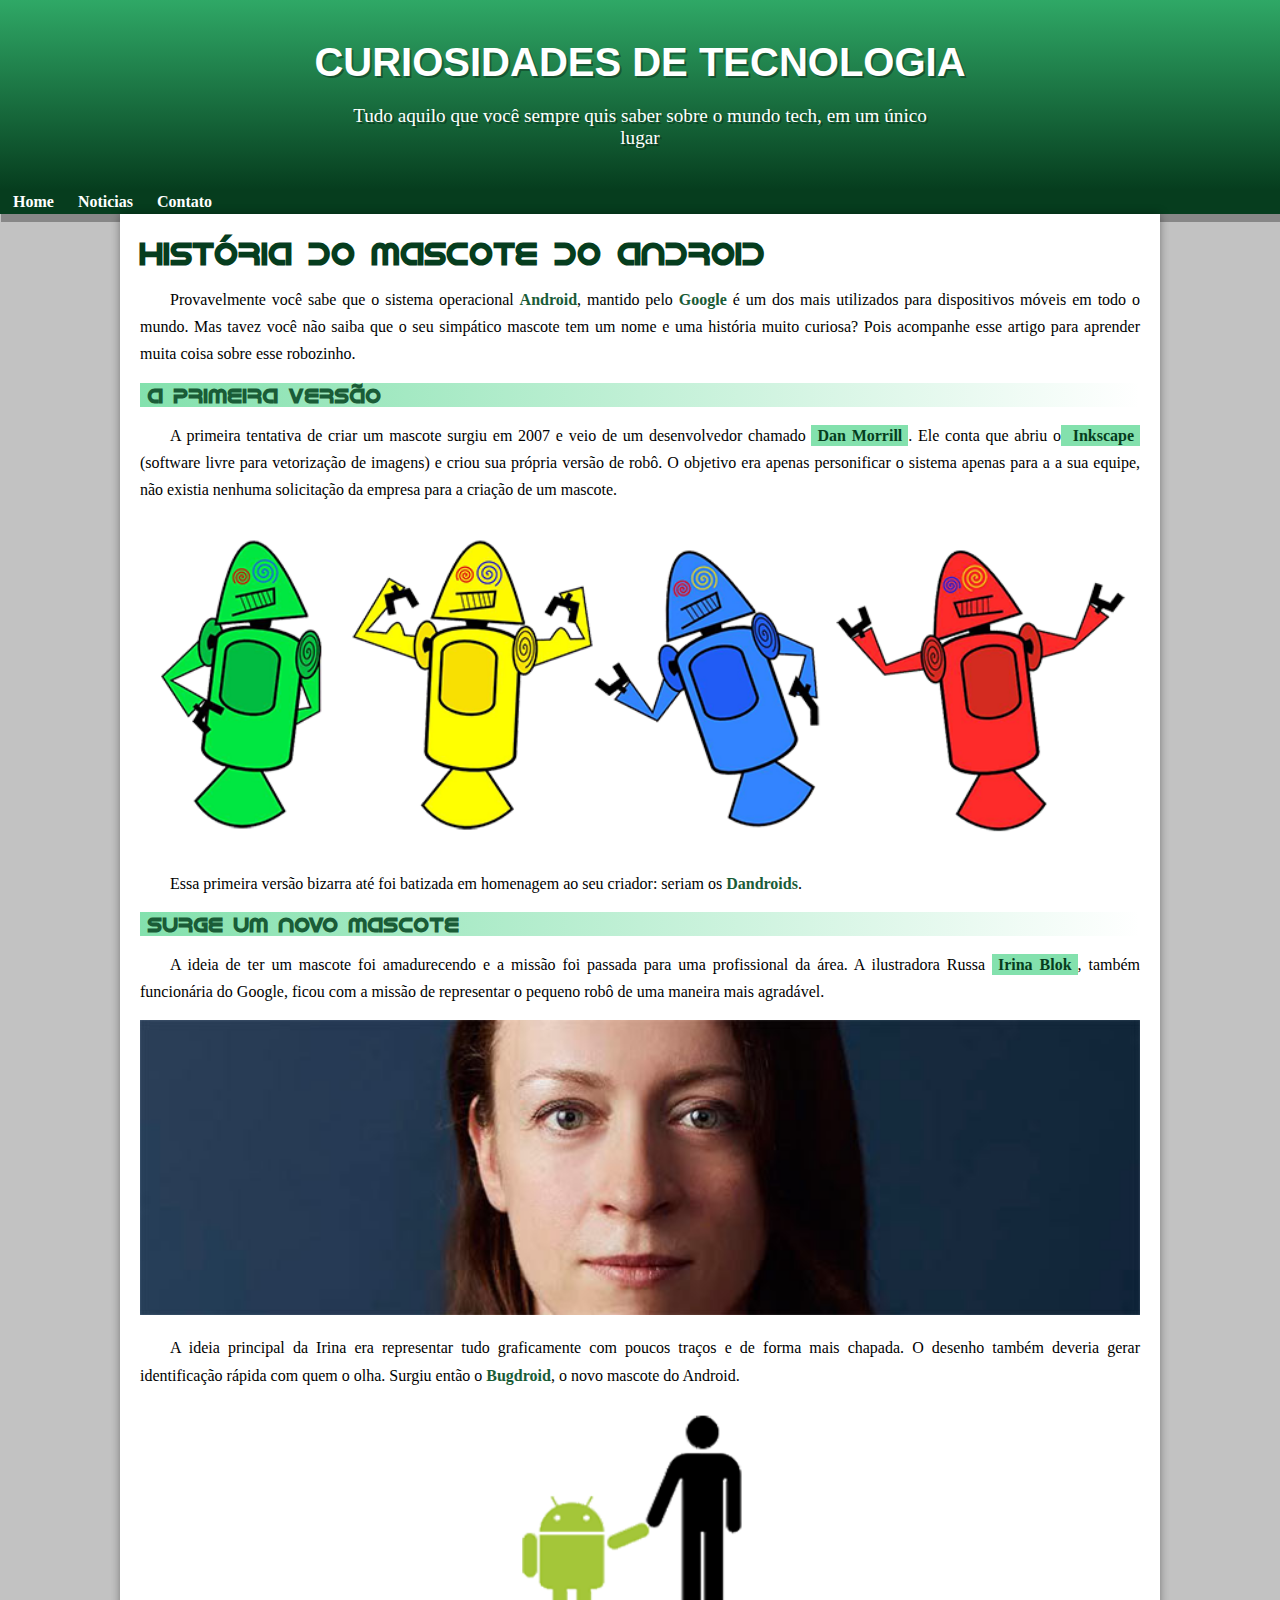
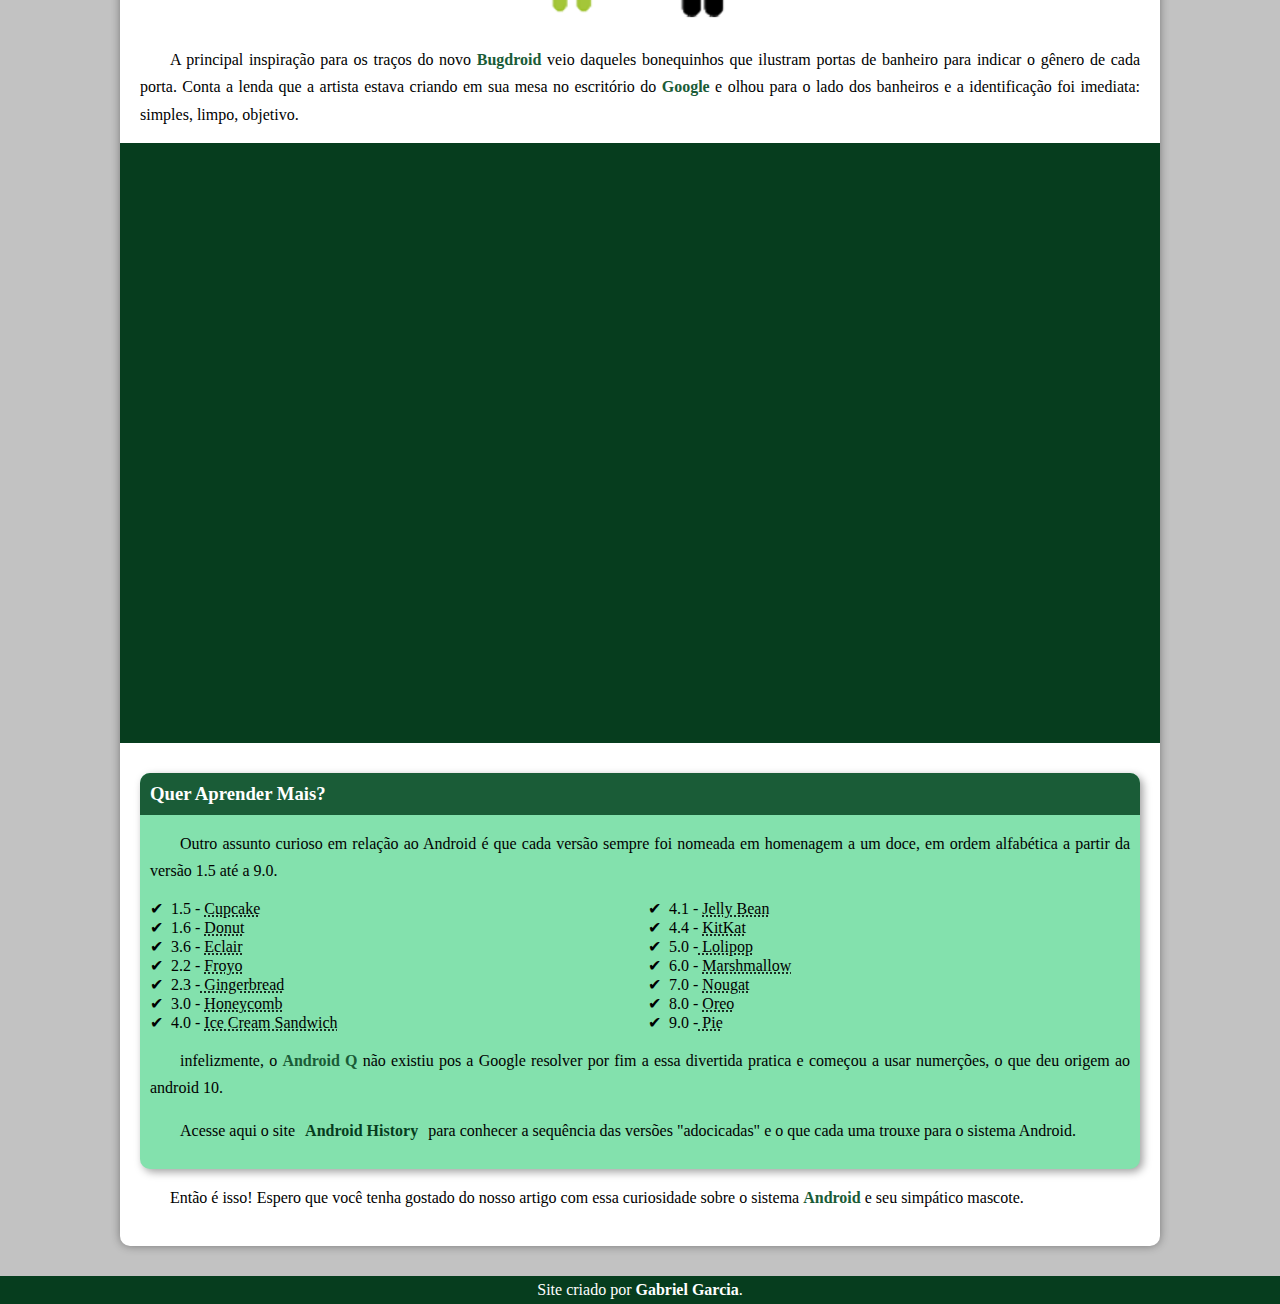
<file: Android/index.html>
<!DOCTYPE html>
<html lang="pt-br">
<head>
    <meta charset="UTF-8">
    <meta name="viewport" content="width=device-width, initial-scale=1.0">
    <title>Android</title>
    <link rel="shortcut icon" href="Imagens/favicon.ico" type="image/x-icon">
    <link rel="stylesheet" href="style.css">
</head>
<body>
    <header>
        <h1>
            CURIOSIDADES DE TECNOLOGIA
        </h1>
        <p>Tudo aquilo que você sempre quis saber sobre o mundo tech, em um único lugar</p>

      

    </header>

    <nav>
        <a href="#">Home</a>
        <a href="#">Noticias</a>
        <a href="#">Contato</a>
    </nav>
        
   
    
    <main>

        <article>
            <h1>História Do Mascote Do Android</h1>
            
            <p>Provavelmente você sabe que o sistema operacional <strong>Android</strong>, mantido pelo <strong>Google</strong> é um dos mais utilizados para dispositivos móveis em todo o mundo. Mas tavez você não saiba que o seu simpático mascote tem um nome e uma história muito curiosa? Pois acompanhe esse artigo para aprender muita coisa sobre esse robozinho.
               
           </p>

           <h2>A Primeira Versão</h2>

           <p>A primeira tentativa de criar um mascote surgiu em 2007 e veio de um desenvolvedor chamado <a href="https://androidcommunity.com/dan-morrill-shows-us-the-android-mascot-that-almost-was-20130103/"target="_blank">Dan Morrill</a>. Ele conta que abriu o<a href="https://inkscape.org/pt-br/"target="_blank"> Inkscape</a> (software livre para vetorização de imagens) e criou sua própria versão de robô. O objetivo era apenas personificar o sistema apenas para a a sua equipe, não existia nenhuma solicitação da empresa para a criação de um mascote.
           
        </p>

        <picture>
            <source media="(max-width: 670px )" srcset="imagens/dan-droids-pq.png"type="image/png">
           
            <img src="Imagens/dan-droids.png" alt="droid"/>
        </picture>

        

        <p>Essa primeira versão bizarra até foi batizada em homenagem ao seu criador: seriam os <strong>Dandroids</strong>.
        </p>
    
        <h2>Surge um novo mascote</h2>

        <p>A ideia de ter um mascote foi amadurecendo e a missão foi passada para uma profissional da área. A ilustradora Russa <a href="https://www.irinablok.com/"target="_blank">Irina Blok</a>, também funcionária do Google, ficou com a missão de representar o pequeno robô de uma maneira mais agradável.
        </p>

        <picture>
            <source media="(max-width:670px )" srcset="imagens/irina-blok-pq.jpg">
            <img src="Imagens/irina-blok.jpg" alt="irina blok">
        </picture>

        <p>A ideia principal da Irina era representar tudo graficamente com poucos traços e de forma mais chapada. O desenho também deveria gerar identificação rápida com quem o olha. Surgiu então o <strong>Bugdroid</strong>, o novo mascote do Android.
        </p>

        <img src="Imagens/bugdroid.png" class ="pequena"alt="">

        <p>A principal inspiração para os traços do novo <strong>Bugdroid</strong> veio daqueles bonequinhos que ilustram portas de banheiro para indicar o gênero de cada porta. Conta a lenda que a artista estava criando em sua mesa no escritório do <strong>Google</strong> e olhou para o lado dos banheiros e a identificação foi imediata: simples, limpo, objetivo.
        </p>
        
        

        </article>

        <div class="video"><iframe width="560" height="315" src="https://www.youtube.com/embed/l2UDgpLz20M?si=8WSpjfVLQtQi_xTr" title="YouTube video player" frameborder="0" allow="accelerometer; autoplay; clipboard-write; encrypted-media; gyroscope; picture-in-picture; web-share" referrerpolicy="strict-origin-when-cross-origin" allowfullscreen></iframe></div>
        
      <aside>
                <h3>Quer Aprender Mais?</h3>
                
                        <p>Outro assunto curioso em relação ao Android é que cada versão sempre foi nomeada em homenagem a um doce, em ordem alfabética a partir da versão 1.5 até a 9.0.
                        </p>
                
                
                       
                <ul>
                    <li>1.5 - <abbr title="bolo de copo">Cupcake</abbr> </li>
                    <li>1.6 - <abbr title="Rosquinha">Donut</abbr> </li>
                    <li>3.6 - <abbr title="Bomba">Eclair</abbr> </li>
                    <li>2.2 - <abbr title="iogurte congelado">Froyo</abbr></li>
                    <li>2.3 -<abbr title="Biscoite de Gengibre"> Gingerbread</abbr></li>
                    <li>3.0 - <abbr title="Favo de Mel">Honeycomb</abbr></li>
                    <li>4.0 - <abbr title="Sanduiche de Sorvete">Ice Cream Sandwich</abbr></li>
                    <li>4.1 - <abbr title="Jujuba">Jelly Bean</abbr></li>
                    <li>4.4 - <abbr title="Kit Kat">KitKat</abbr></li>
                    <li>5.0 -<abbr title="Pirulito"> Lolipop</abbr></li>
                    <li>6.0 - <abbr title="Marshmallow">Marshmallow</abbr></li>
                    <li>7.0 - <abbr title="Torrone">Nougat</abbr></li>
                    <li>8.0 - <abbr title="Oreo">Oreo</abbr></li>
                    <li>9.0 -<abbr title="Torta"> Pie</abbr></li>
                </ul>
                    
                        

                        <p>infelizmente, o <strong>Android Q </strong>não existiu pos a Google resolver por fim a essa divertida pratica e começou a usar numerções, o que deu origem ao android 10.</p>
                
                
                    
                        <p>Acesse aqui o site <a href="ndroid.com/intl/pt-BR_br/history/"target="_blank">Android History</a> para conhecer a sequência das versões "adocicadas" e o que cada uma trouxe para o sistema Android.</p>
               
                       
            </aside>

     

        <p>Então é isso! Espero que você tenha gostado do nosso artigo com essa curiosidade sobre o sistema <strong>Android</strong> e seu simpático mascote.</p>
        

    </main>

   
    
    <footer>
    <p>Site criado por <a href="https://www.linkedin.com/in/gabriel-garcia-2a1255298/"target="_blank">Gabriel Garcia</a>.</p>

   </footer>
    
</body>
</html>
</file>
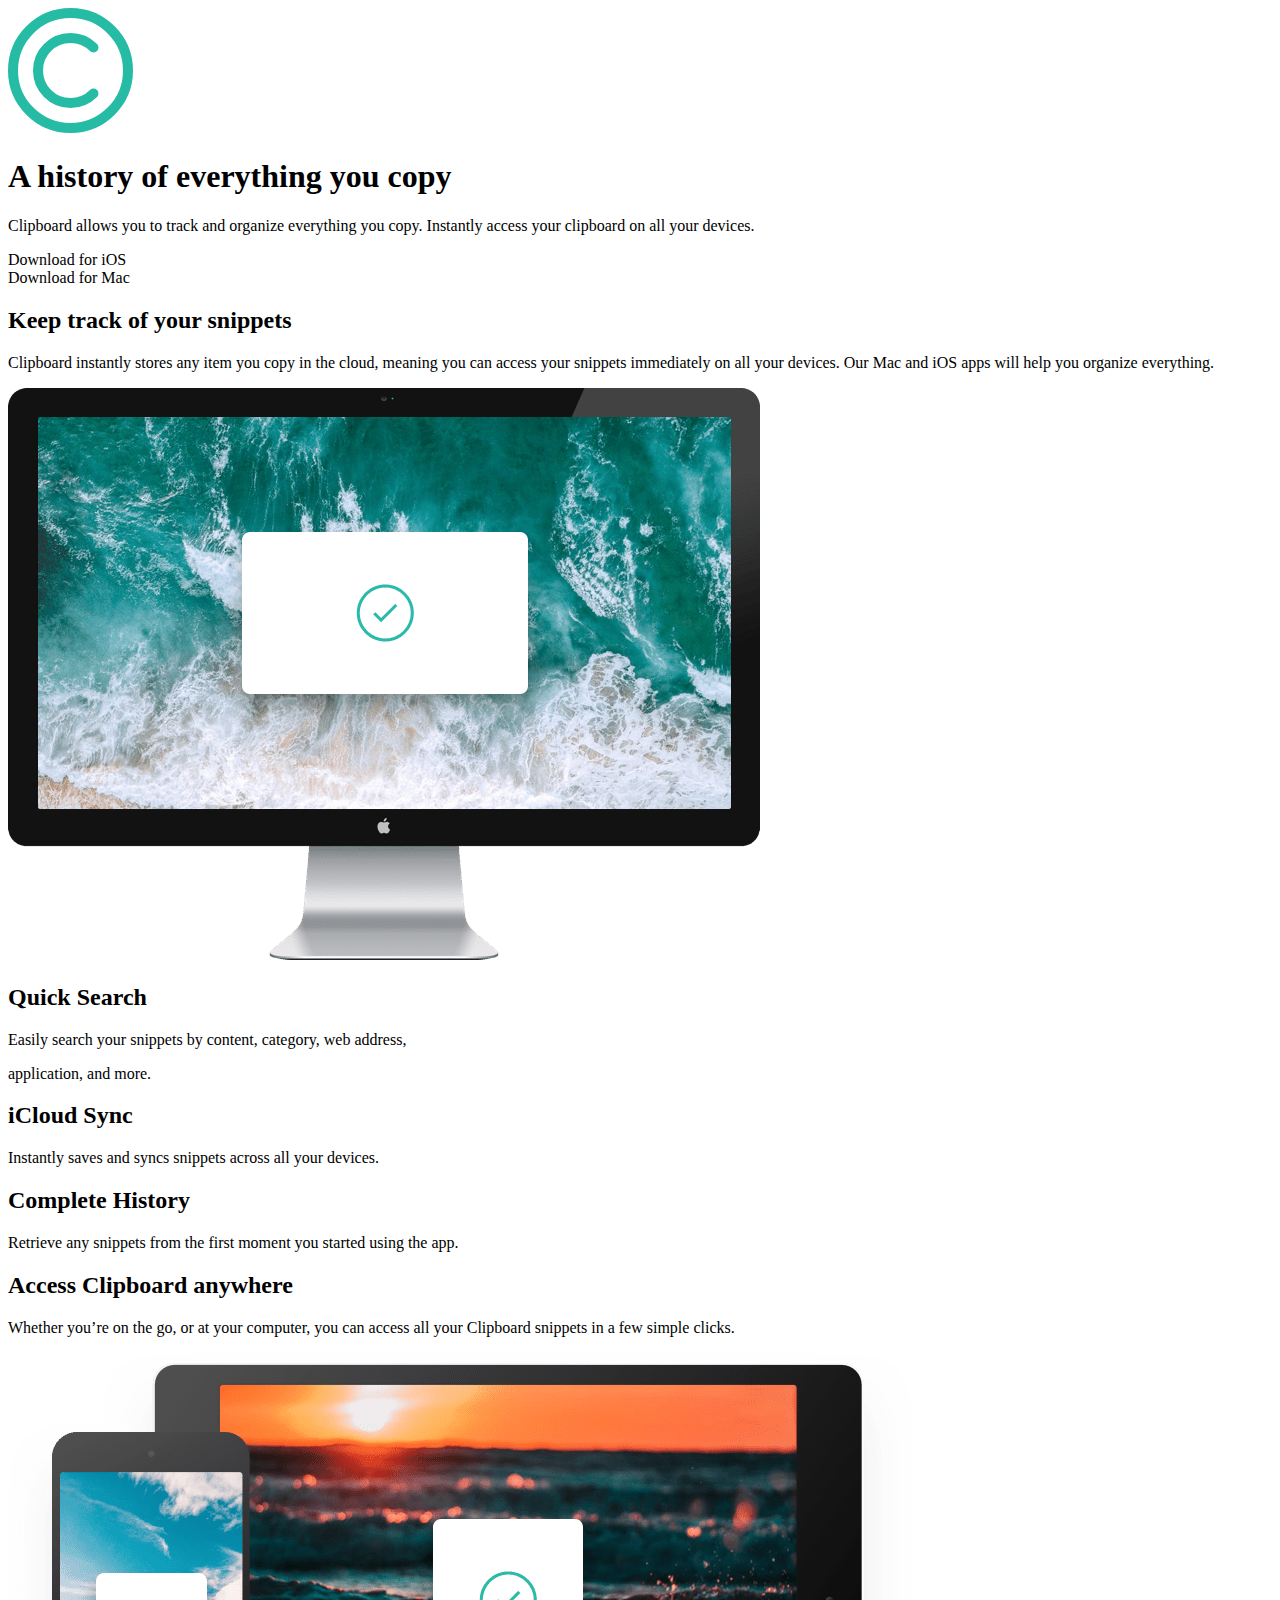
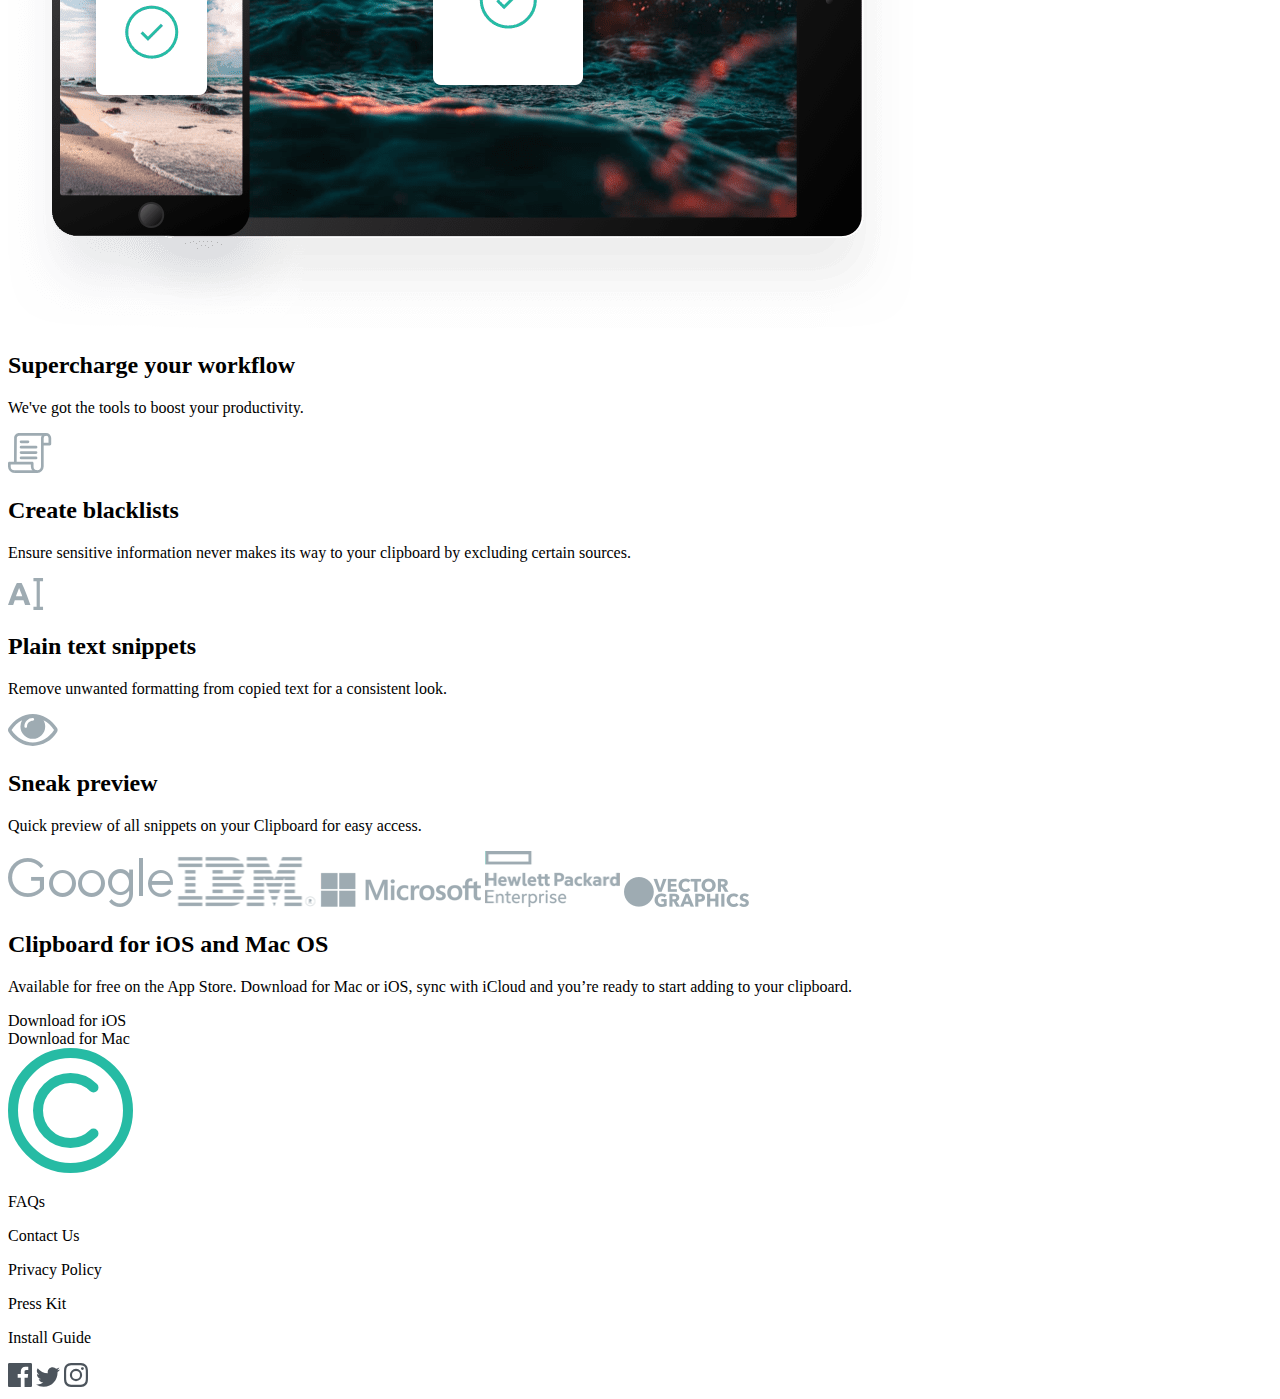
<file: clipboard-landing-page-master/index.html>
<!DOCTYPE html>
<html lang="en">
<head>
  <meta charset="UTF-8">
  <meta name="viewport" content="width=device-width, initial-scale=1.0"> 

  <link rel="icon" type="image/png" sizes="32x32" href="./images/favicon-32x32.png">
  
  <link rel="stylesheet" href="style.css">
  <title>Clipboard landing page</title>

 
</head>
<body>

  <header>
    
  </header>

  <img src="images/logo.svg" alt="">

  <h1>A history of everything you copy</h1>

  <p>
    Clipboard allows you to track and organize everything you
    copy. Instantly access your clipboard on all your devices.
  </p>

  <div class="botao">Download for iOS</div>
  <div class="botao">Download for Mac</div>

  <h2>Keep track of your snippets</h2>

  <p>
    Clipboard instantly stores any item you copy in the cloud,
    meaning you can access your snippets immediately on all your
    devices. Our Mac and iOS apps will help you organize everything.
  </p>

  <img src="images/image-computer.png" alt="">

  <div>
    <h2>Quick Search</h2>
    <p>Easily search your snippets by content, category, web address,
  </div>application, and more.</p>

  <div>
    <h2>iCloud Sync</h2>
    <p>Instantly saves and syncs snippets across all your devices.</p>
  </div>

  <div>
    <h2>Complete History</h2>
    <p>Retrieve any snippets from the first moment you started using the app.</p>
  </div>

<h2>
   Access Clipboard anywhere
</h2>

  <p>
    Whether you’re on the go, or at your computer, you can access all your Clipboard
    snippets in a few simple clicks.
  </p>

  <img src="images/image-devices.png" alt="">

  <h2>Supercharge your workflow</h2>

  <p>We've got the tools to boost your productivity.</p>


<img src="images/icon-blacklist.svg" alt="">
  <h2>Create blacklists</h2>

  <p>Ensure sensitive information never makes its way to your clipboard by excluding certain sources.</p>

  <img src="images/icon-text.svg" alt="">
  <h2>Plain text snippets</h2>

  <p>Remove unwanted formatting from copied text for a consistent look.</p>

  <img src="images/icon-preview.svg" alt="">
  <h2>Sneak preview</h2>

  <p>Quick preview of all snippets on your Clipboard for easy access.</p>

  <img src="images/logo-google.png" alt="">

  <img src="images/logo-ibm.png" alt="">

  <img src="images/logo-microsoft.png" alt="">

  <img src="images/logo-hp.png" alt="">

  <img src="images/logo-vector-graphics.png" alt="">

  <h2>Clipboard for iOS and Mac OS</h2>

  <p>
    Available for free on the App Store. Download for Mac or iOS, sync with iCloud
    and you’re ready to start adding to your clipboard.
  </p>

  <div class="botao">Download for iOS</div>
  <div class="botao">Download for Mac</div>

  
  <footer>

    <img src="images/logo.svg" alt="">
    <p>FAQs</p>
    <p>Contact Us</p>
    <p>Privacy Policy</p>
    <p>Press Kit</p>
    <p>Install Guide</p>

    <img src="images/icon-facebook.svg" alt="">

    <img src="images/icon-twitter.svg" alt="">

    <img src="images/icon-instagram.svg" alt="">
    
  </footer>
</body>
</html>
</file>
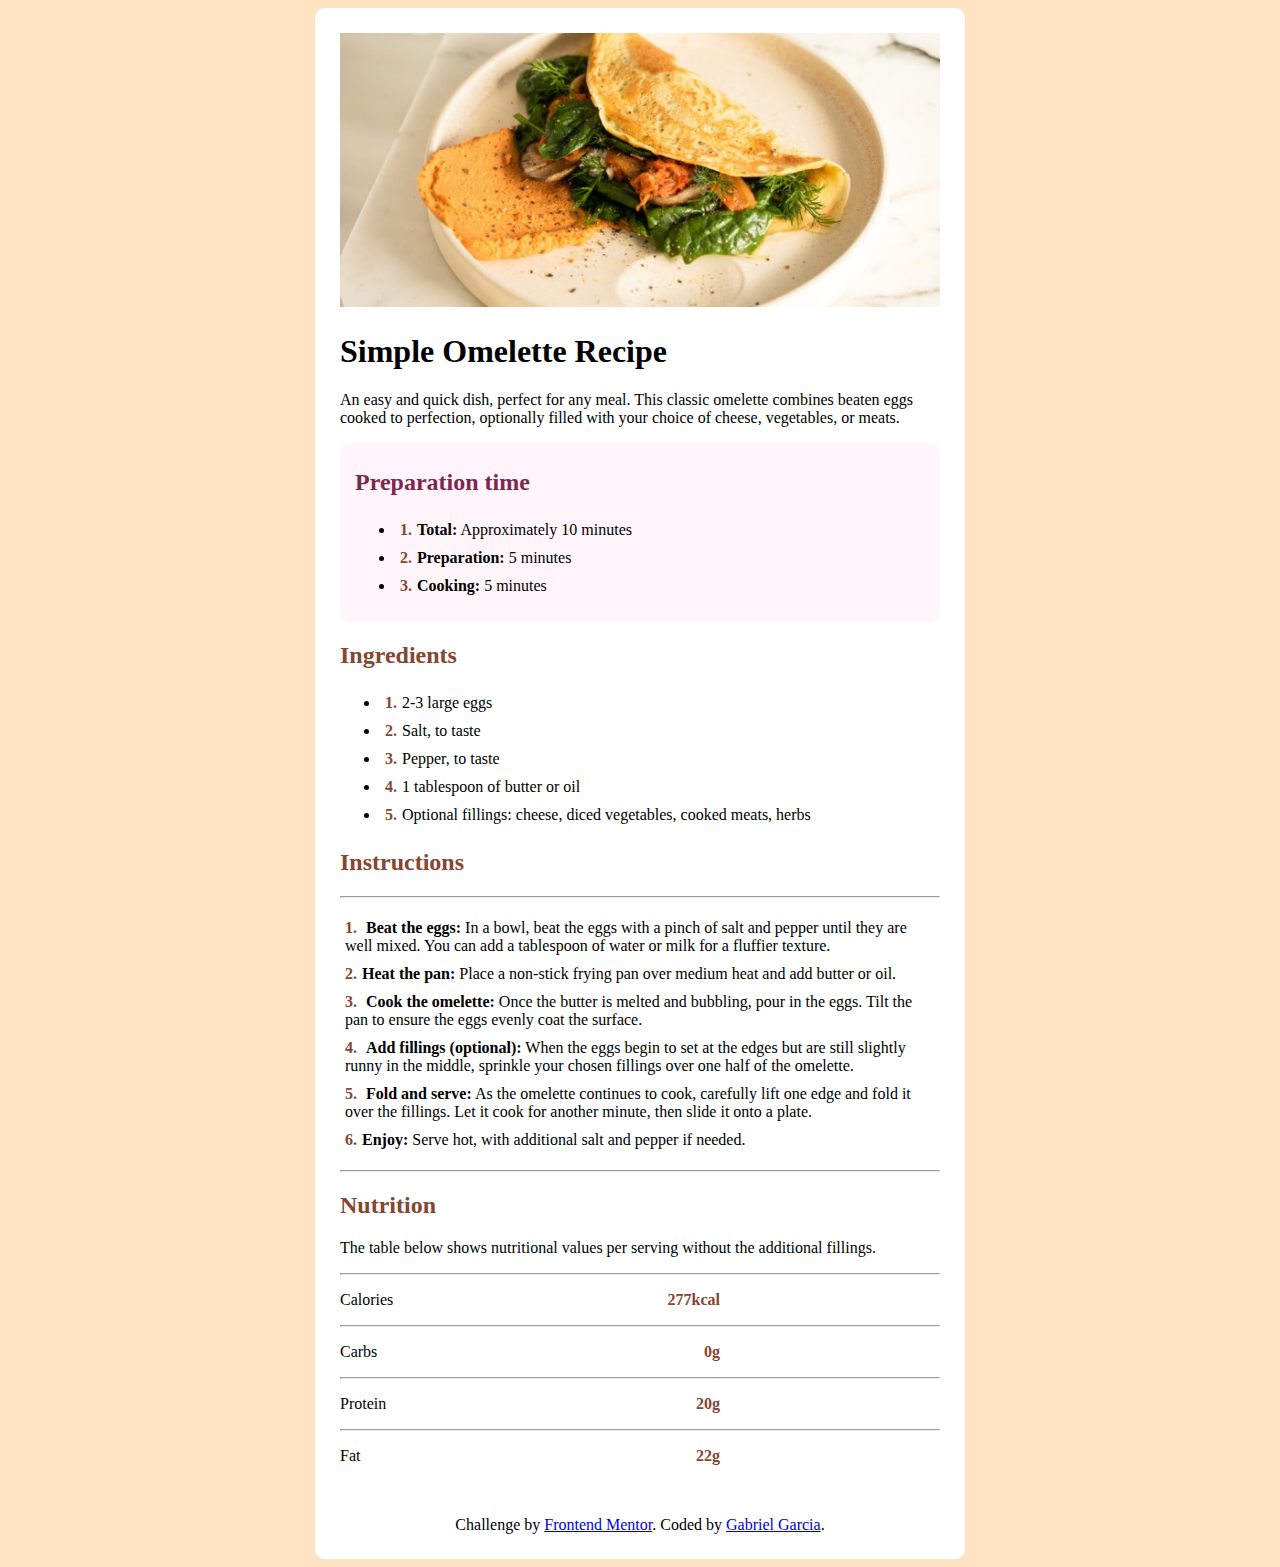
<file: recipe-page-main/index.html>
<!DOCTYPE html>
<html lang="en">
<head>
  <meta charset="UTF-8">
  <meta name="viewport" content="width=device-width, initial-scale=1.0"> <!-- displays site properly based on user's device -->

  <link rel="icon" type="image/png" sizes="32x32" href="./assets/images/favicon-32x32.png">
  
  <title>Frontend Mentor | Recipe page</title>
<link rel="shortcut icon" href="assets/images/favicon-32x32.png" type="image/x-icon">
  <link rel="stylesheet" href="style.css">
</head>
<body>

  <main>
    <img src="assets/images/image-omelette.jpeg" alt="">
    <h1>Simple Omelette Recipe</h1>
    <p>
      An easy and quick dish, perfect for any meal. This classic omelette combines beaten eggs cooked
      to perfection, optionally filled with your choice of cheese, vegetables, or meats.
    </p>

    <div id="list">
      <h2>Preparation time</h2>
      <ul>
        <li><strong>Total:</strong> Approximately 10 minutes</li>
        <li><strong>Preparation:</strong> 5 minutes</li>
        <li><strong>Cooking:</strong> 5 minutes</li>
      </ul>
    </div>

    <h2>Ingredients</h2>
    <ul>
      <li>2-3 large eggs</li>
      <li>Salt, to taste</li>
      <li>Pepper, to taste</li>
      <li>1 tablespoon of butter or oil</li>
      <li>Optional fillings: cheese, diced vegetables, cooked meats, herbs</li>
    </ul>
    <h2>Instructions</h2>

    <hr>

    <ol>
      <li>
        <strong>Beat the eggs:</strong> In a bowl, beat the eggs with a pinch of salt and pepper until they are well mixed.
        You can add a tablespoon of water or milk for a fluffier texture.
      </li>

      <li><strong>Heat the pan:</strong> Place a non-stick frying pan over medium heat and add butter or oil.</li>

      <li>
        <strong>Cook the omelette:</strong> Once the butter is melted and bubbling, pour in the eggs. Tilt the pan to ensure
        the eggs evenly coat the surface.
      </li>

      <li>
        <strong>Add fillings (optional):</strong> When the eggs begin to set at the edges but are still slightly runny in the
        middle, sprinkle your chosen fillings over one half of the omelette.
      </li>

      <li>
        <strong>Fold and serve:</strong> As the omelette continues to cook, carefully lift one edge and fold it over the
        fillings. Let it cook for another minute, then slide it onto a plate.
      </li>

      <li><strong>Enjoy:</strong> Serve hot, with additional salt and pepper if needed.</li>

    </ol>

    <hr>

    <h2>Nutrition</h2>

    <p>The table below shows nutritional values per serving without the additional fillings.</p>

    <hr>

    <p>
     Calories
      <span class="tabela"><strong>277kcal</strong></span>
    </p>

    <hr>

    <p>
      Carbs
      <span class="tabela"><strong>0g</strong></span>
    </p>

    <hr>

    <p>
      Protein
      <span class="tabela"><strong>20g</strong></span>
    </p>

    <hr>

    <p>
      Fat
      <span class="tabela"><strong>22g</strong></span>
    </p>
    
    <div class="pe">
      Challenge by <a href="https://www.frontendmentor.io?ref=challenge" target="_blank">Frontend Mentor</a>.
      Coded by <a href="https://www.linkedin.com/in/gabriel-garcia-2a1255298/">Gabriel Garcia</a>.
    </div>
  </main>
</body>
</html>
</file>
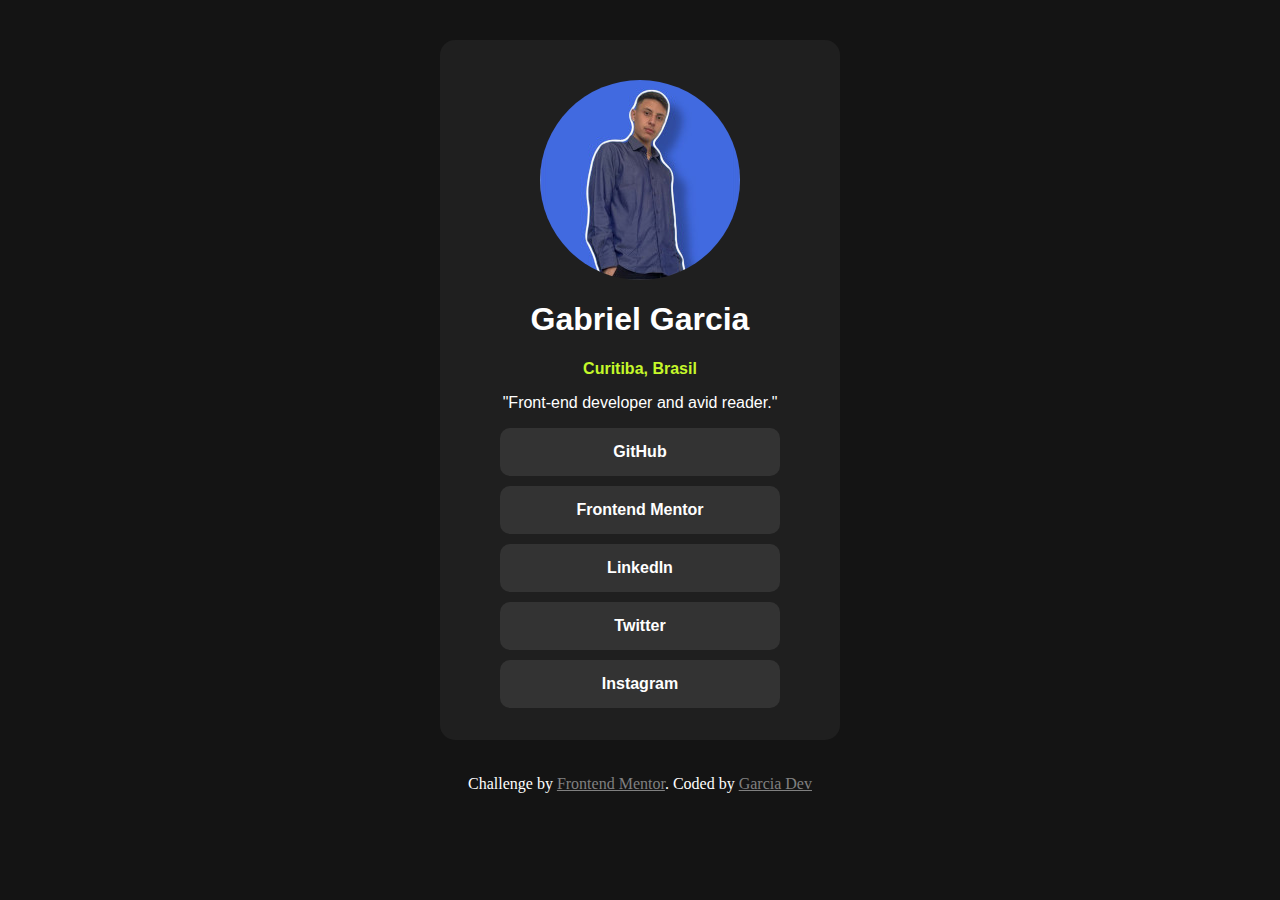
<file: social-links-profile-main/index.html>
<!DOCTYPE html>
<html lang="en">
<head>
  <meta charset="UTF-8">
  <meta name="viewport" content="width=device-width, initial-scale=1.0"> <!-- displays site properly based on user's device -->

  <link rel="icon" type="image/png" sizes="32x32" href="./assets/images/favicon-32x32.png">
  
  <title>Social links profile</title>

  <link rel="stylesheet" href="style.css">
</head>
<body>

  <main>

    <img src="assets/images/perfil.jpeg" alt="jessica">

    <h1>Gabriel Garcia</h1>
    <p><strong id="local">Curitiba, Brasil</strong></p>
    <p>"Front-end developer and avid reader."</p>

    <div class="links"><a href="https://github.com/GkGarcia" target="_blank" rel="externals"><strong>GitHub</strong></a></div>

    <div class="links"><a href=""><strong>Frontend Mentor</strong></a></div>

    <div class="links"><a href="https://www.linkedin.com/in/gabriel-garcia-2a1255298/" target="_blank" rel="externals"><strong>LinkedIn</strong></a></div>

    <div class="links"><a href="https://twitter.com/iaeegarcia"target="_blank" rel="externals"><strong>Twitter</strong></a></div>

    <div class="links"><a href="https://www.instagram.com/gabriel_krutsch/" target="_blank" rel="externals"><strong>Instagram</strong></a></div>

  </main>
  
  <div class="footer">
    Challenge by <a href="https://www.frontendmentor.io?ref=challenge" target="_blank">Frontend Mentor</a>. 
    Coded by <a href="#">Garcia Dev</a>
  </div>
</body>
</html>
</file>
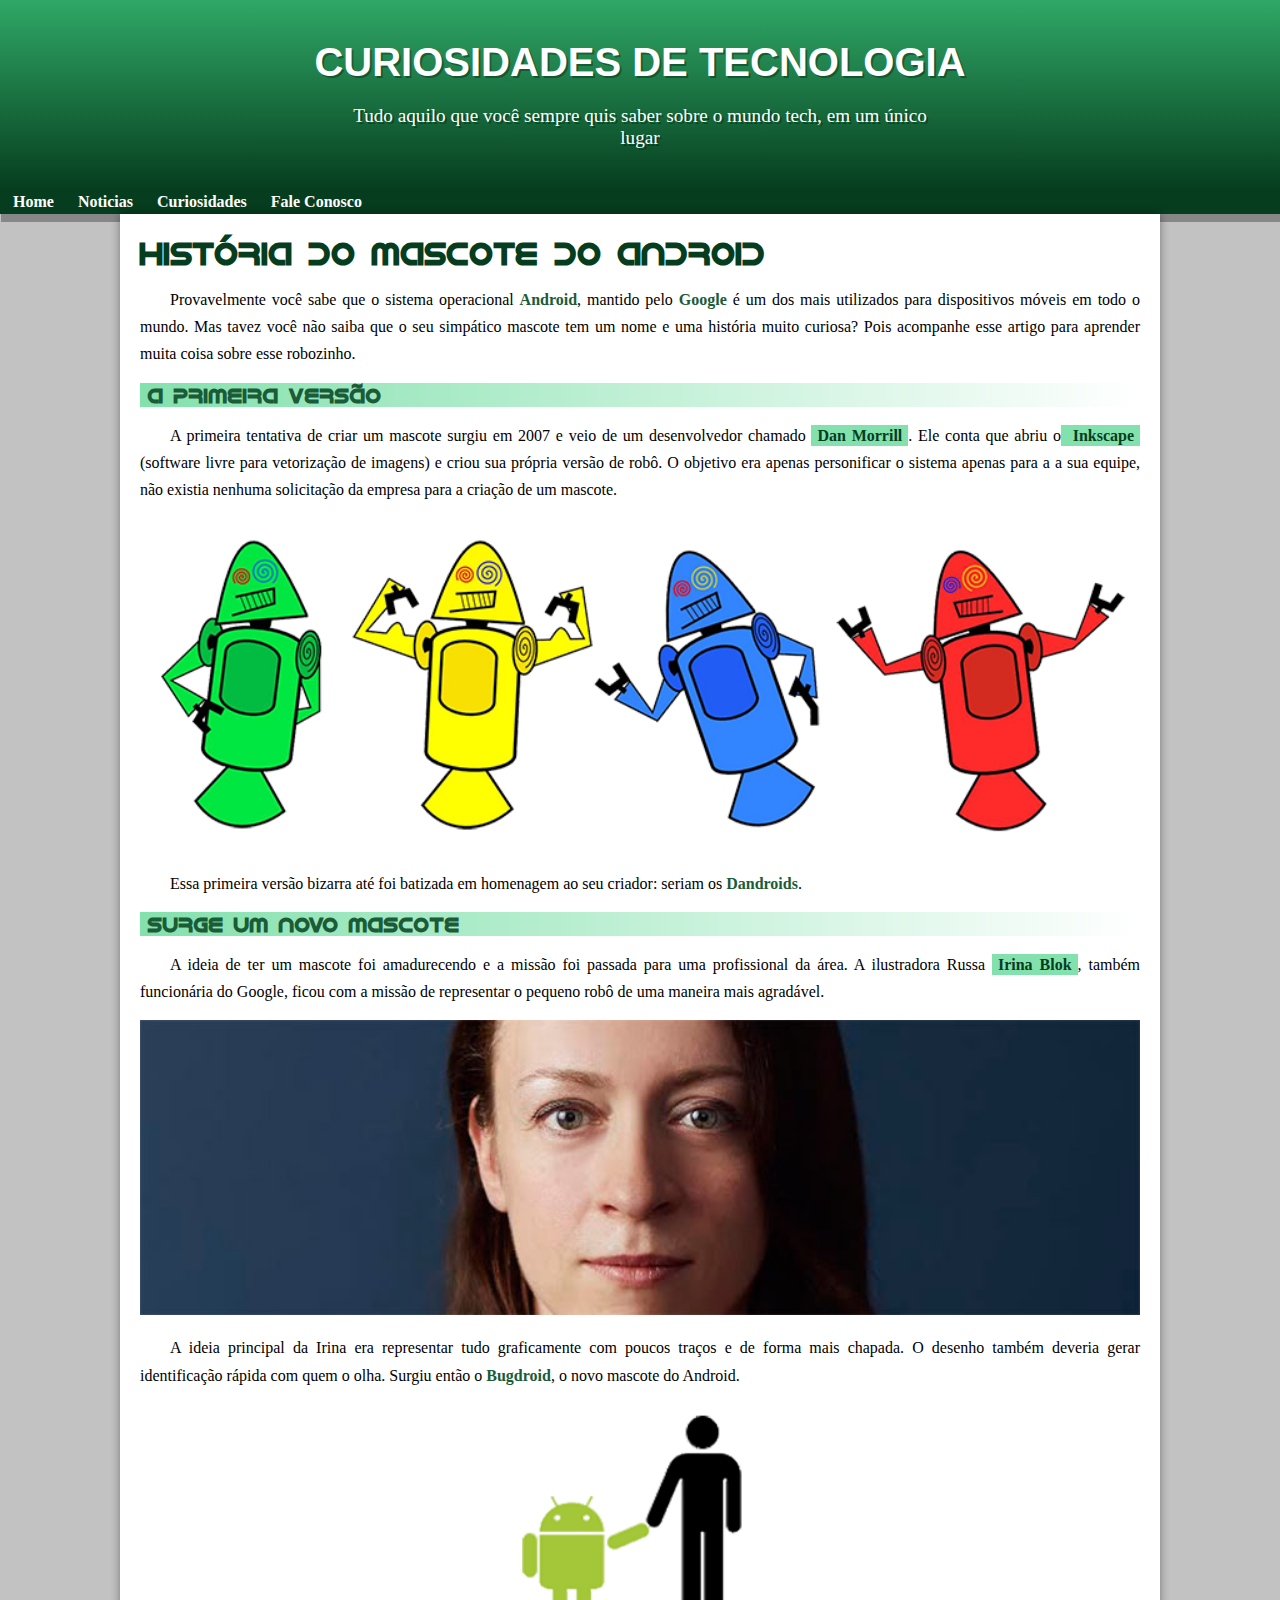
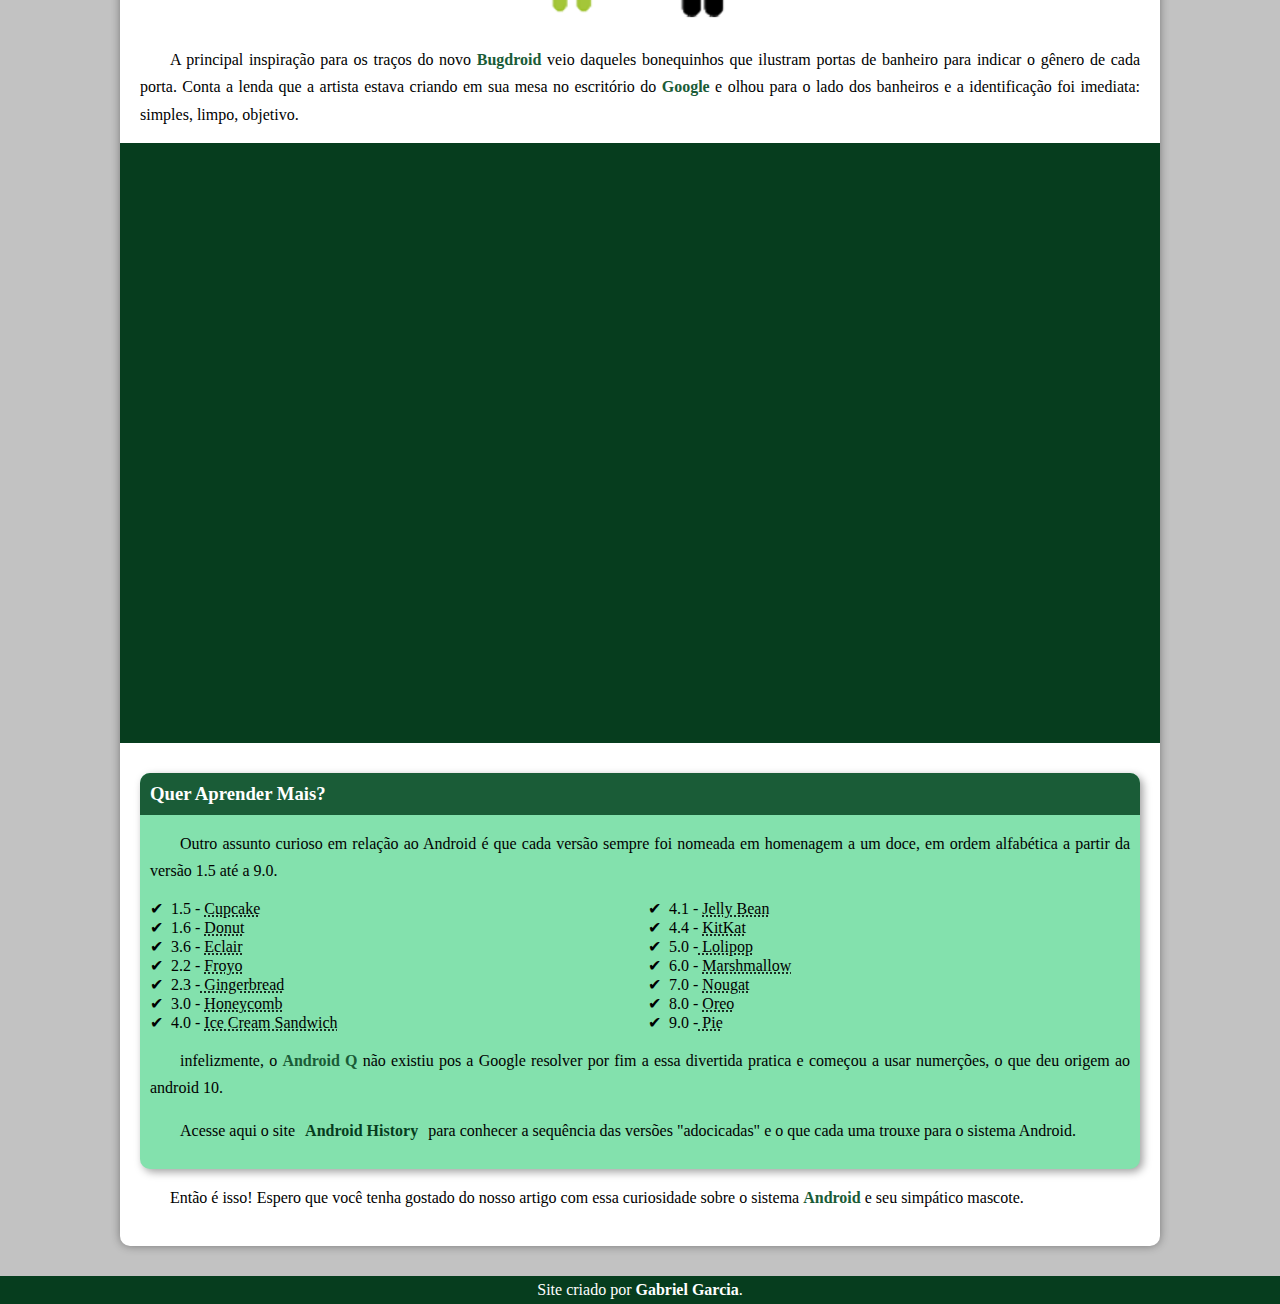
<file: Android/android.html>
<!DOCTYPE html>
<html lang="pt-br">
<head>
    <meta charset="UTF-8">
    <meta name="viewport" content="width=device-width, initial-scale=1.0">
    <title>Android</title>
    <link rel="shortcut icon" href="Imagens/favicon.ico" type="image/x-icon">
    <link rel="stylesheet" href="style.css">
</head>
<body>
    <header>
        <h1>
            CURIOSIDADES DE TECNOLOGIA
        </h1>
        <p>Tudo aquilo que você sempre quis saber sobre o mundo tech, em um único lugar</p>

      

    </header>

    <nav>
        <a href="#">Home</a>
        <a href="#">Noticias</a>
        <a href="#">Curiosidades</a>
        <a href="#">Fale Conosco</a>
    </nav>
        
   
    
    <main>

        <article>
            <h1>História Do Mascote Do Android</h1>
            
            <p>Provavelmente você sabe que o sistema operacional <strong>Android</strong>, mantido pelo <strong>Google</strong> é um dos mais utilizados para dispositivos móveis em todo o mundo. Mas tavez você não saiba que o seu simpático mascote tem um nome e uma história muito curiosa? Pois acompanhe esse artigo para aprender muita coisa sobre esse robozinho.
               
           </p>

           <h2>A Primeira Versão</h2>

           <p>A primeira tentativa de criar um mascote surgiu em 2007 e veio de um desenvolvedor chamado <a href="https://androidcommunity.com/dan-morrill-shows-us-the-android-mascot-that-almost-was-20130103/"target="_blank">Dan Morrill</a>. Ele conta que abriu o<a href="https://inkscape.org/pt-br/"target="_blank"> Inkscape</a> (software livre para vetorização de imagens) e criou sua própria versão de robô. O objetivo era apenas personificar o sistema apenas para a a sua equipe, não existia nenhuma solicitação da empresa para a criação de um mascote.
           
        </p>

        <picture>
            <source media="(max-width: 670px )" srcset="imagens/dan-droids-pq.png"type="image/png">
           
            <img src="Imagens/dan-droids.png" alt="droid"/>
        </picture>

        

        <p>Essa primeira versão bizarra até foi batizada em homenagem ao seu criador: seriam os <strong>Dandroids</strong>.
        </p>
    
        <h2>Surge um novo mascote</h2>

        <p>A ideia de ter um mascote foi amadurecendo e a missão foi passada para uma profissional da área. A ilustradora Russa <a href="https://www.irinablok.com/"target="_blank">Irina Blok</a>, também funcionária do Google, ficou com a missão de representar o pequeno robô de uma maneira mais agradável.
        </p>

        <picture>
            <source media="(max-width:670px )" srcset="imagens/irina-blok-pq.jpg">
            <img src="Imagens/irina-blok.jpg" alt="irina blok">
        </picture>

        <p>A ideia principal da Irina era representar tudo graficamente com poucos traços e de forma mais chapada. O desenho também deveria gerar identificação rápida com quem o olha. Surgiu então o <strong>Bugdroid</strong>, o novo mascote do Android.
        </p>

        <img src="Imagens/bugdroid.png" class ="pequena"alt="">

        <p>A principal inspiração para os traços do novo <strong>Bugdroid</strong> veio daqueles bonequinhos que ilustram portas de banheiro para indicar o gênero de cada porta. Conta a lenda que a artista estava criando em sua mesa no escritório do <strong>Google</strong> e olhou para o lado dos banheiros e a identificação foi imediata: simples, limpo, objetivo.
        </p>
        
        

        </article>

        <div class="video"><iframe width="560" height="315" src="https://www.youtube.com/embed/l2UDgpLz20M?si=8WSpjfVLQtQi_xTr" title="YouTube video player" frameborder="0" allow="accelerometer; autoplay; clipboard-write; encrypted-media; gyroscope; picture-in-picture; web-share" referrerpolicy="strict-origin-when-cross-origin" allowfullscreen></iframe></div>
        
      <aside>
                <h3>Quer Aprender Mais?</h3>
                
                        <p>Outro assunto curioso em relação ao Android é que cada versão sempre foi nomeada em homenagem a um doce, em ordem alfabética a partir da versão 1.5 até a 9.0.
                        </p>
                
                
                       
                <ul>
                    <li>1.5 - <abbr title="bolo de copo">Cupcake</abbr> </li>
                    <li>1.6 - <abbr title="Rosquinha">Donut</abbr> </li>
                    <li>3.6 - <abbr title="Bomba">Eclair</abbr> </li>
                    <li>2.2 - <abbr title="iogurte congelado">Froyo</abbr></li>
                    <li>2.3 -<abbr title="Biscoite de Gengibre"> Gingerbread</abbr></li>
                    <li>3.0 - <abbr title="Favo de Mel">Honeycomb</abbr></li>
                    <li>4.0 - <abbr title="Sanduiche de Sorvete">Ice Cream Sandwich</abbr></li>
                    <li>4.1 - <abbr title="Jujuba">Jelly Bean</abbr></li>
                    <li>4.4 - <abbr title="Kit Kat">KitKat</abbr></li>
                    <li>5.0 -<abbr title="Pirulito"> Lolipop</abbr></li>
                    <li>6.0 - <abbr title="Marshmallow">Marshmallow</abbr></li>
                    <li>7.0 - <abbr title="Torrone">Nougat</abbr></li>
                    <li>8.0 - <abbr title="Oreo">Oreo</abbr></li>
                    <li>9.0 -<abbr title="Torta"> Pie</abbr></li>
                </ul>
                    
                        

                        <p>infelizmente, o <strong>Android Q </strong>não existiu pos a Google resolver por fim a essa divertida pratica e começou a usar numerções, o que deu origem ao android 10.</p>
                
                
                    
                        <p>Acesse aqui o site <a href="ndroid.com/intl/pt-BR_br/history/"target="_blank">Android History</a> para conhecer a sequência das versões "adocicadas" e o que cada uma trouxe para o sistema Android.</p>
               
                       
            </aside>

     

        <p>Então é isso! Espero que você tenha gostado do nosso artigo com essa curiosidade sobre o sistema <strong>Android</strong> e seu simpático mascote.</p>
        

    </main>

   
    
    <footer>
    <p>Site criado por <a href="https://www.linkedin.com/in/gabriel-garcia-2a1255298/"target="_blank">Gabriel Garcia</a>.</p>

   </footer>
    
</body>
</html>
</file>
<file: Android/style.css>
@charset "UTF-8";

@font-face{
    font-family: "minhafonte";
    src: url(fonte/idroid.otf);
}

:root{
    --corzero:#69b04f;
    --cor1:#83e1ad;
    --cor2:#3ddc85;
    --cor3:#2fa866;
    --cor4:#1a5c37;
    --cor5:#063d1e;
}

*{
    margin:0px;
    padding:0px;
}

body{
    background-color:rgba(103, 103, 103, 0.404);
    
}



header{
    background-image: linear-gradient(to bottom,var(--cor3),var(--cor5));
    min-height: 150px;
    text-align: center;
    padding-top: 40px;
   
    
}

header > h1{
    color: white;
    font-family: Arial, Helvetica, 
    sans-serif;
    font-size: 2.5em;
    margin-bottom: 20px;
    text-shadow: 2px 2px 0px rgba(0, 0, 0, 0.337);
    
}

header > p{
    font-size: 1.2em;
    color: white;
    max-width: 600px;
    margin: auto;
    padding-right: 10px;
    padding-left: 10px;
    text-shadow: 2px 2px 0px rgba(0, 0, 0, 0.337);
}

nav{
    background-color: var(--cor5);
    padding: 3px;
    box-shadow: 1px 8px rgba(0, 0, 0, 0.301);
}

nav > a{
    color:white;
    padding: 10px;
    border-radius: 5px;
    text-decoration: none;
    font-weight:bold;
    transition-duration: 0.5s;
}

nav > a:hover{
    background-color: var(--cor3);
    color: var(--cor5);
}

main{
    background-color: white;
    min-width: 300px;
    max-width: 1000px;
    margin: auto;
    margin-bottom: 30px;
    padding: 20px;
    box-shadow: 0px 0px 10px rgba(0, 0, 0, 0.388);
    border-bottom-left-radius:10px;
    border-bottom-right-radius:10px;
    
}

main  h1{
    font-family: minhafonte;
    color: var(--cor5);
   
}

main h2{
    font-family: minhafonte;
    color: var(--cor4);
    font-size: 1.3em;
    background-image: linear-gradient(to right,var(--cor1),transparent);
    text-indent: 8px;
}

main  p{
    margin: 15px 0px;
    text-align: justify;
    text-indent: 30px;
    font-size: 1em;
    line-height: 1.7em;
}

main strong{
    color:var(--cor4);
    font-weight: bold;
   
}

main a{
    text-decoration: none;
    font-weight: bold;
    color: var(--cor5);
    background-color: var(--cor1);
    padding:2px 6px;
}

main a:hover{
    text-decoration:underline;
    color:var(--cor4)
}

main img{
    width:100%;
}

main img.pequena{
    max-width: 350px;
    display: block;
    margin: auto;

}

div.video{
    background-color: var(--cor5);
    margin: 0px -20px 30px -20px;
    padding: 20px;
    padding-bottom: 58%;
    position: relative;
}

div.video > iframe {
position: absolute;
top:5%;
left:5%;
width:90%;
height:90% ;

}

aside{
    background-color: var(--cor1);
    padding: 10px;
    border-radius: 10px;
    box-shadow: 3px 3px 8px rgba(0, 0, 0, 0.373);
}

aside > h3{
    background-color: var(--cor4);
    color: white;
    padding: 10px;
    margin: -10px -10px 0px -10px;
    border-radius: 10px 10px 0px 0px;
}

aside > ul{
    list-style-type: '\2714\00A0\00A0';
    list-style-position:inside;
    columns: 2;
}

footer{
    background-color: var(--cor5);
    color: white;
    text-align: center;
    font-size: 0.8;
    padding: 5px;
}

footer a {
    color: white;
    font-weight: bolder;
    text-decoration: none;

}

footer a:hover{
    text-decoration: underline;
    color: var(--cor1);
}
</file>
<file: clipboard-landing-page-master/style.css>
header{
    back
}
</file>
<file: recipe-page-main/style.css>
body{
    background-color: bisque;
}

main{
    margin: auto;
    background-color: white;
    width: 600px;
    padding: 25px;
    border-radius: 10px;
   
}

main h2{
    color:hsl(14, 45%, 36%);
}

img{
    width: 100%;
}

#list{
background-color: hsl(330, 100%, 98%);
padding: 6px 15px 6px 15px;
border-radius: 10px;
}

#list h2{
   color: hsl(332, 51%, 32%)
}

main li{
    padding: 5px;
}

ol {
    list-style: none; /* Removendo os estilos padrão das listas */
    padding: 0; /* Removendo o preenchimento padrão */
  }

  li {
    counter-increment: my-counter; /* Incrementando o contador personalizado */
  }

  li::before {
    content:counter(my-counter)"."; 
    color:hsl(14, 45%, 36%); 
    font-weight: bold;
    margin-right: 5px;
  }


.tabela{
  color:hsl(14, 45%, 36%);
  float: right;
  margin-right: 220px;
}

.pe{
    padding-top: 35px;
    text-align: center;
}
</file>
<file: social-links-profile-main/style.css>
body{
    background-color:hsl(0, 0%, 8%);
}

@import url('https://fonts.googleapis.com/css2?family=Inter:wght@100..900&display=swap');

main{
    font-family: "Inter",sans-serif;
    background-color: hsl(0, 0%, 12%) ;
    width: 400px;
    height: 600px;
    margin: auto;
    margin-top: 40px;
    padding-top: 40px;
    padding-bottom: 60px;
    border-radius: 15px;
    
}



main img{
    display: block;
    margin: 0 auto;
    border-radius: 50%;
}

main h1{
    color: white;
    text-align: center;
}

#local{
 
    color: hsl(75, 94%, 57%);
}

main p{
    text-align: center;
    color: hsl(0, 0%, 100%);
    
}

.links{
    padding: 15px;
    background-color: hsl(0, 0%, 20%);
   width: 250px;
   margin: 10px  60px 10px 60px;
   border-radius: 10px;
   text-align: center;

}

.links  a{
    text-decoration: none;
    color: white;
}

.footer{
    text-align: center;
    color: white;
    margin:35px;
}

.footer a{
    text-decoration: underline;
    color: gray;
}
</file>
